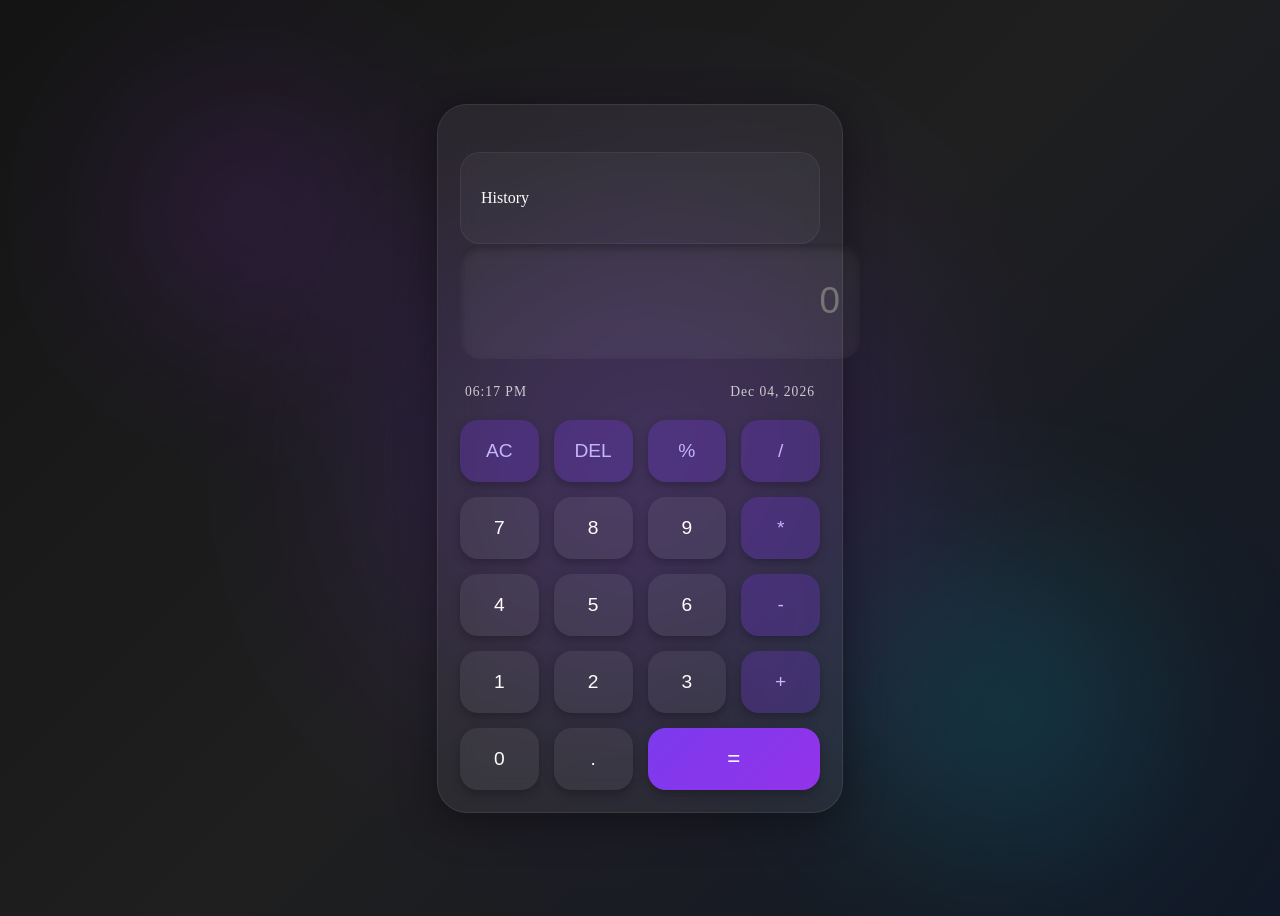
<file: Task2-SmartCalculator/index.html>
<!DOCTYPE html>
<html lang="en">

<head>

    <meta charset="UTF-8">

    <meta name="viewport" content="width=device-width, initial-scale=1.0">

    <title>Smart Calculator</title>

    <!-- CSS LINK -->

    <link rel="stylesheet" href="style.css">

    <!-- GOOGLE FONT -->

    <link rel="preconnect" href="https://fonts.googleapis.com">

    <link rel="preconnect" href="https://fonts.gstatic.com" crossorigin>

    <link href="https://fonts.googleapis.com/css2?family=Poppins:wght@300;400;500;600;700&display=swap"
        rel="stylesheet">

</head>

<body>

    <!-- BACKGROUND -->

    <div class="background-glow"></div>
    <div class="floating-shape shape1"></div>

    <div class="floating-shape shape2"></div>

    <!-- CALCULATOR -->

    <section class="calculator-container">

        <div class="calculator">
            <!-- HISTORY -->

            <div class="history-panel">

                <h3>History</h3>

                <ul class="history-list"></ul>

            </div>

            <!-- DISPLAY -->

            <input type="text" class="display" placeholder="0" readonly>
            <!-- TIME INFO -->

            <div class="time-info">

                <span class="live-time"></span>

                <span class="live-date"></span>

            </div>

            <!-- BUTTONS -->

            <div class="buttons">

                <!-- ROW 1 -->

                <button class="operator clear">
                    AC
                </button>

                <button class="operator delete">
                    DEL
                </button>

                <button class="operator">
                    %
                </button>

                <button class="operator">
                    /
                </button>

                <!-- ROW 2 -->

                <button>7</button>

                <button>8</button>

                <button>9</button>

                <button class="operator">
                    *
                </button>

                <!-- ROW 3 -->

                <button>4</button>

                <button>5</button>

                <button>6</button>

                <button class="operator">
                    -
                </button>

                <!-- ROW 4 -->

                <button>1</button>

                <button>2</button>

                <button>3</button>

                <button class="operator">
                    +
                </button>

                <!-- ROW 5 -->

                <button>0</button>

                <button>.</button>

                <button class="equal">
                    =
                </button>

            </div>

        </div>

    </section>

    <!-- JS LINK -->

    <script src="script.js"></script>

</body>

</html>
</file>
<file: Task2-SmartCalculator/style.css>
{
    margin: 0;
    padding: 0;
    box-sizing: border-box;

    font-family: 'Poppins', sans-serif;
}

body {
    min-height: 100vh;

    display: flex;
    justify-content: center;
    align-items: center;

    background:
        linear-gradient(135deg,
            #141414,
            #1f1f1f,
            #111827);

    overflow: hidden;
}

/* BACKGROUND GLOW */

.background-glow {
    position: absolute;

    width: 500px;
    height: 500px;

    background: #7c3aed;

    filter: blur(120px);

    opacity: 0.25;

    border-radius: 50%;
}

/* CALCULATOR CONTAINER */

.calculator-container {
    position: relative;

    z-index: 2;
}

/* CALCULATOR */

.calculator {
    width: 360px;

    padding: 22px;

    border-radius: 30px;

    background:
        rgba(255, 255, 255, 0.06);

    backdrop-filter: blur(18px);

    border:
        1px solid rgba(255, 255, 255, 0.08);

    box-shadow:
        0 10px 40px rgba(0, 0, 0, 0.4);

    animation: fadeIn 1s ease;
}

/* DISPLAY */

.display {
    width: 100%;
    height: 75px;

    border: none;
    outline: none;

    border-radius: 20px;

    margin-bottom: 25px;

    background:
        rgba(255, 255, 255, 0.05);

    color: white;

    text-align: right;

    padding: 20px;

    font-size: 2.3rem;
    font-weight: 500;

    box-shadow:
        inset 0 4px 10px rgba(0, 0, 0, 0.3);
    pointer-events: none;
}

/* BUTTON GRID */

.buttons {
    transition: 0.2s ease;

    cursor: pointer;
    display: grid;

    grid-template-columns:
        repeat(4, 1fr);

    gap: 15px;
}

/* BUTTONS */

button {
    height: 62px;

    border: none;
    outline: none;

    border-radius: 18px;

    background:
        rgba(255, 255, 255, 0.06);

    color: white;

    font-size: 1.2rem;
    font-weight: 500;

    cursor: pointer;

    transition: 0.3s;

    box-shadow:
        0 4px 10px rgba(0, 0, 0, 0.25);

    -webkit-tap-highlight-color: transparent;
    user-select: none;
    touch-action: manipulation;
}

/* BUTTON CLICK EFFECT */

button:active {

    transform: scale(0.92);
}

/* HOVER EFFECT */

button:hover {
    transform: translateY(-3px);

    background:
        rgba(255, 255, 255, 0.12);
}

/* CLICK EFFECT */

button:active {
    transform: scale(0.95);
}

/* OPERATOR BUTTONS */

.operator {
    background:
        rgba(124, 58, 237, 0.25);

    color: #c4b5fd;
}

/* EQUAL BUTTON */

.equal {
    grid-column: span 2;

    background:
        linear-gradient(135deg,
            #7c3aed,
            #9333ea);

    color: white;

    font-size: 1.4rem;
}

/* ANIMATION */

@keyframes fadeIn {

    from {
        opacity: 0;
        transform: translateY(40px);
    }

    to {
        opacity: 1;
        transform: translateY(0);
    }
}

/* RESPONSIVE */

@media(max-width:480px) {

    .calculator {
        width: 95%;
        padding: 20px;
    }

    button {
        height: 65px;
    }

    .display {
        font-size: 2rem;
    }
}

/* HISTORY PANEL */

.history-panel {
    margin-top: 25px;

    padding: 20px;

    border-radius: 20px;

    background:
        rgba(255, 255, 255, 0.04);

    border:
        1px solid rgba(255, 255, 255, 0.06);

    max-height: 180px;

    overflow-y: auto;
}

.history-panel h3 {
    color: white;

    margin-bottom: 15px;

    font-size: 1rem;

    font-weight: 500;
}

.history-list {
    list-style: none;
}

.history-list li {
    color: #d1d5db;

    margin-bottom: 10px;

    font-size: 0.95rem;

    word-break: break-word;
}

/* FLOATING SHAPES */

.floating-shape {
    position: absolute;

    border-radius: 50%;

    filter: blur(90px);

    opacity: 0.18;

    animation:
        floatAnimation 10s infinite ease-in-out;
}

/* SHAPE 1 */

.shape1 {
    width: 250px;
    height: 250px;

    background: #9333ea;

    top: 10%;
    left: 10%;
}

/* SHAPE 2 */

.shape2 {
    width: 300px;
    height: 300px;

    background: #06b6d4;

    bottom: 5%;
    right: 10%;

    animation-delay: 3s;
}

/* FLOAT ANIMATION */

@keyframes floatAnimation {

    0% {
        transform:
            translateY(0px) translateX(0px);
    }

    50% {
        transform:
            translateY(-30px) translateX(20px);
    }

    100% {
        transform:
            translateY(0px) translateX(0px);
    }
}

/* TIME INFO */

.time-info {
    display: flex;

    justify-content: space-between;

    align-items: center;

    margin-bottom: 20px;

    padding: 0 5px;
}

.live-time,
.live-date {
    color: rgba(255, 255, 255, 0.75);

    font-size: 0.85rem;

    letter-spacing: 1px;
}
</file>
